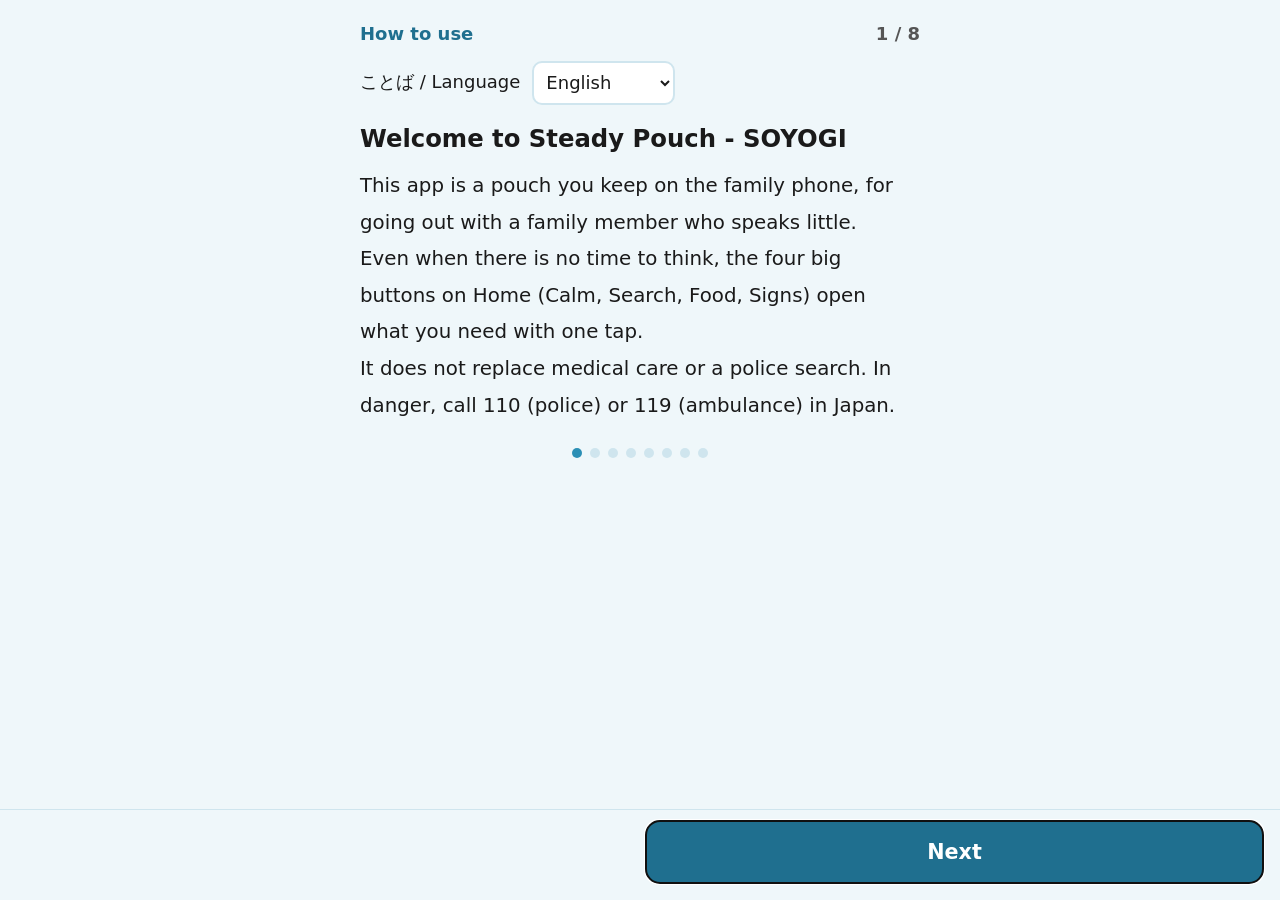
<file: index.html>
<!DOCTYPE html>
<html lang="ja">
<head>
<meta charset="UTF-8">
<meta name="viewport" content="width=device-width, initial-scale=1, viewport-fit=cover">
<meta name="theme-color" content="#2b8fb5">
<title>おちつきポーチ・そよぎ</title>
<meta name="description" content="落ち着くもの・はぐれたときの写真と手順・食べられる市販品・しぐさの意味を、家族のスマホ1台に。端末内のみ・オフライン・登録なし。">
<link rel="manifest" href="manifest.json">
<link rel="icon" href="icons/icon-192.png">
<link rel="apple-touch-icon" href="icons/icon-192.png">
<link rel="stylesheet" href="style.css">
</head>
<body class="fs0">
<header id="hd">
  <div id="hd-title">おちつきポーチ・そよぎ</div>
  <div id="hd-right">
    <div id="lang-wrap">
      <span class="lang-label">Language</span>
      <select id="set-lang" aria-label="Language 言語">
        <option value="ja">日本語</option>
        <option value="en">English</option>
        <option value="de">Deutsch</option>
        <option value="fr">Français</option>
        <option value="es">Español</option>
        <option value="it">Italiano</option>
        <option value="pt">Português</option>
        <option value="nl">Nederlands</option>
        <option value="sv">Svenska</option>
        <option value="ko">한국어</option>
        <option value="zh">简体中文</option>
        <option value="ar">العربية</option>
      </select>
    </div>
  </div>
</header>

<main id="main">

  <!-- ホーム(screens/home.js が描く) -->
  <section id="scr-home" class="screen" data-scr="home"></section>
  <section id="scr-calm" class="screen hidden" data-scr="calm"></section>
  <section id="scr-search" class="screen hidden" data-scr="search"></section>
  <section id="scr-food" class="screen hidden" data-scr="food"></section>
  <section id="scr-gesture" class="screen hidden" data-scr="gesture"></section>

  <!-- BUILDER: 画面を足すときは
       <section id="scr-<id>" class="screen hidden" data-scr="<id>"></section>
       を追加し、screens/<id>.js で window.SCREENS.register('<id>', { render(container, api){...} }) する。
       ナビは下の #navbar に <button id="nav-<id>" class="nav-btn" data-scr="<id>"></button> を足す(合計6個まで)。
       i18n.js の nav.<id> にラベルを入れる(ja と en の両方)。sw.js の ASSETS にも screens/<id>.js を足す。 -->

  <!-- せってい(共通シェル。文言は app.js の I18N_MAP が入れる) -->
  <section id="scr-set" class="screen hidden" data-scr="set">
    <h2 id="set-h-normal" class="sec-h"></h2>
    <div class="set-row"><span id="lbl-fs"></span><button id="btn-fs" class="set-btn"></button></div>
    <div class="set-row"><span id="lbl-theme"></span><button id="btn-theme" class="set-btn"></button></div>
    <div class="set-row"><span id="lbl-bgm"></span><button id="btn-bgm" class="set-btn"></button></div>
    <div class="set-row"><span id="lbl-sound"></span><button id="btn-sound" class="set-btn"></button></div>

    <!-- BUILDER: アプリ固有の設定行はここに足す(id は set-app-* で) -->
    <div id="set-app-rows"></div>

    <!-- はじめての つかいかた を もう一度(app.js openGuide・GUIDE_AGAIN=false なら隠す) -->
    <div id="set-guide-row" class="set-row"><span id="lbl-guide"></span><button id="btn-guide" class="set-btn"></button></div>

    <h2 id="set-h-backup" class="sec-h"></h2>
    <p id="bk-hint" class="hint"></p>
    <div class="bk-row">
      <button id="bk-export" class="set-btn"></button>
      <button id="bk-import" class="set-btn"></button>
    </div>
    <p id="bk-last" class="hint"></p>
    <p id="bk-size" class="hint"></p>
    <input id="bk-file" type="file" accept="application/json,.json" class="hidden">

    <p id="set-note" class="hint"></p>
    <p class="credit"><a id="link-privacy" href="privacy.html"></a></p>
    <p class="credit"><a id="about-credit" href="https://soudansoyogi.com/" target="_blank" rel="noopener"></a></p>
    <p id="about-ver" class="credit"></p>
  </section>

</main>

<nav id="navbar">
  <button id="nav-home" class="nav-btn active" data-scr="home"></button>
  <button id="nav-calm" class="nav-btn" data-scr="calm"></button>
  <button id="nav-search" class="nav-btn" data-scr="search"></button>
  <button id="nav-food" class="nav-btn" data-scr="food"></button>
  <button id="nav-gesture" class="nav-btn" data-scr="gesture"></button>
  <button id="nav-set" class="nav-btn" data-scr="set"></button>
</nav>

<div id="toast" class="toast" role="status" aria-live="polite"></div>

<script src="audio.js"></script>
<script src="tap.js"></script>
<script src="i18n.js"></script>
<script src="photo.js"></script>
<script src="screens/router.js"></script>
<script src="screens/parts.js"></script>
<script src="screens/home.js"></script>
<script src="screens/calm.js"></script>
<script src="screens/search.js"></script>
<script src="screens/food.js"></script>
<script src="screens/gesture.js"></script>
<script src="app.js"></script>
</body>
</html>
</file>
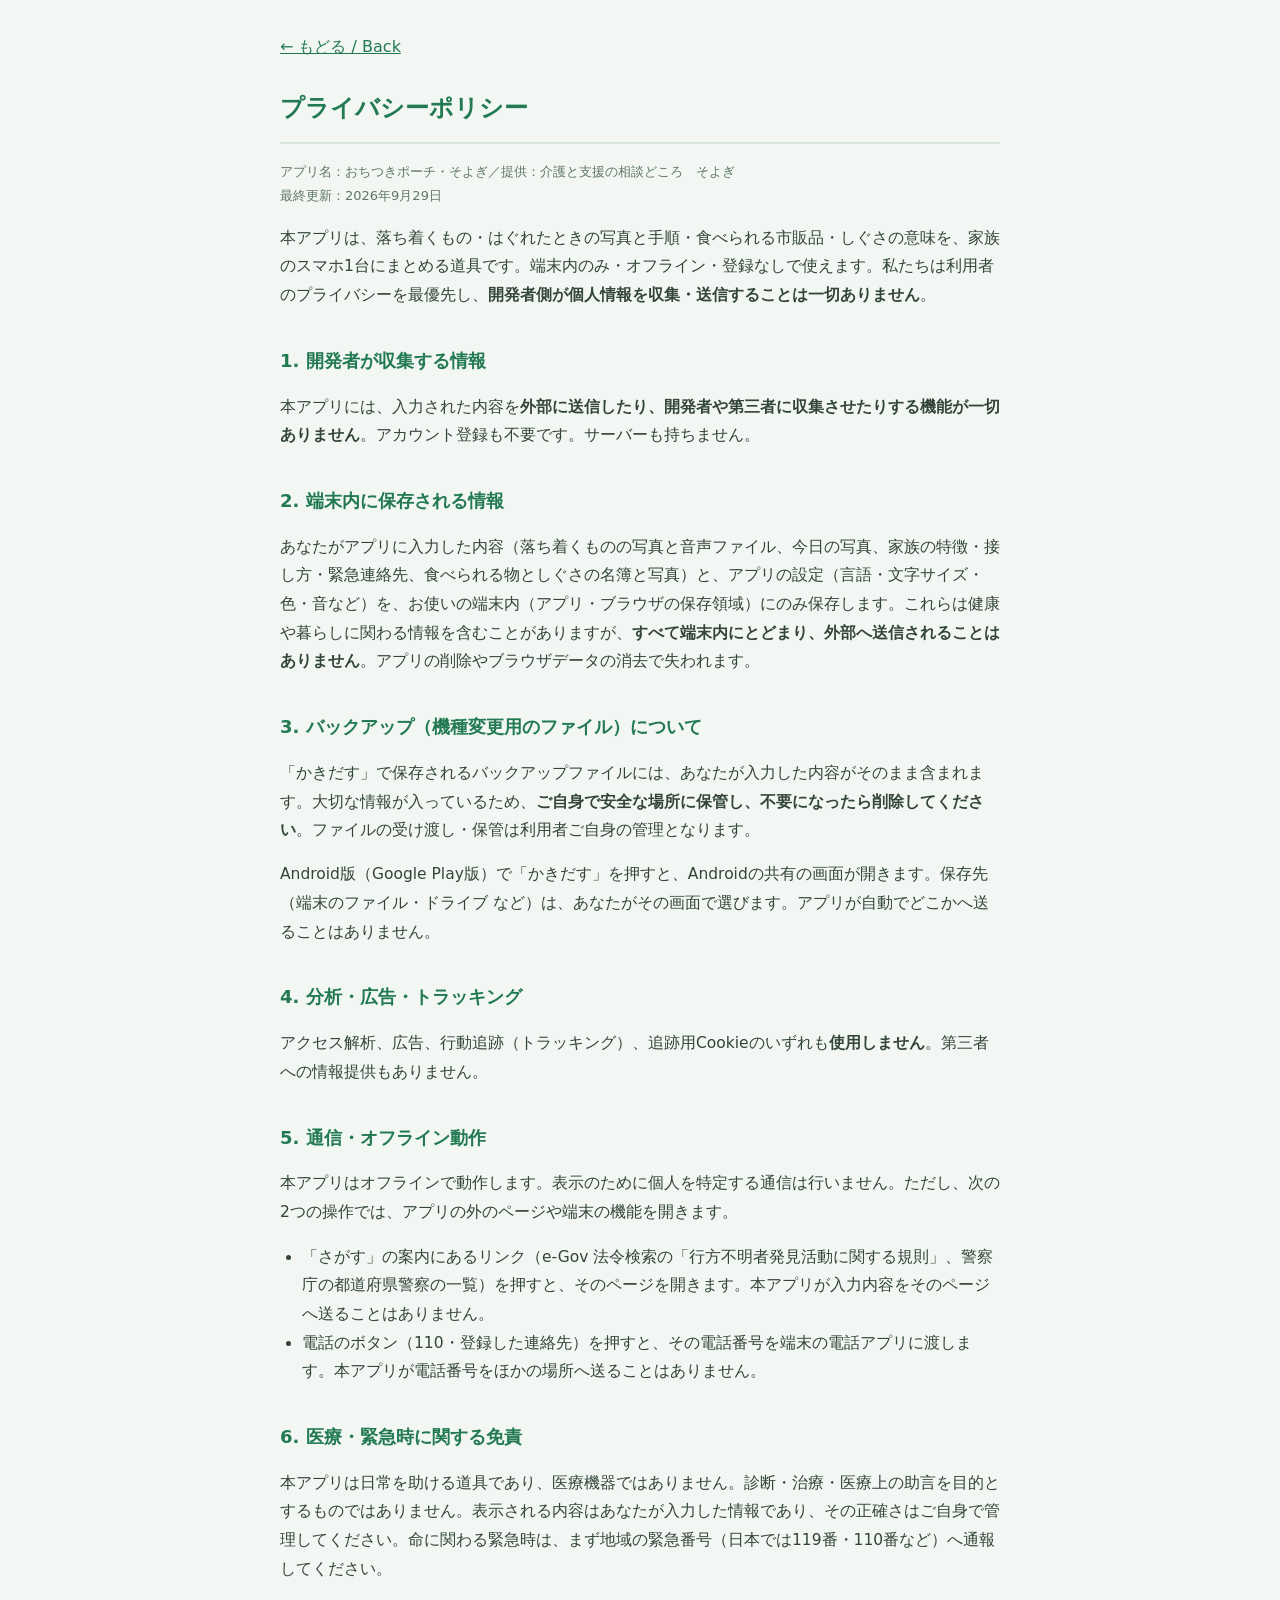
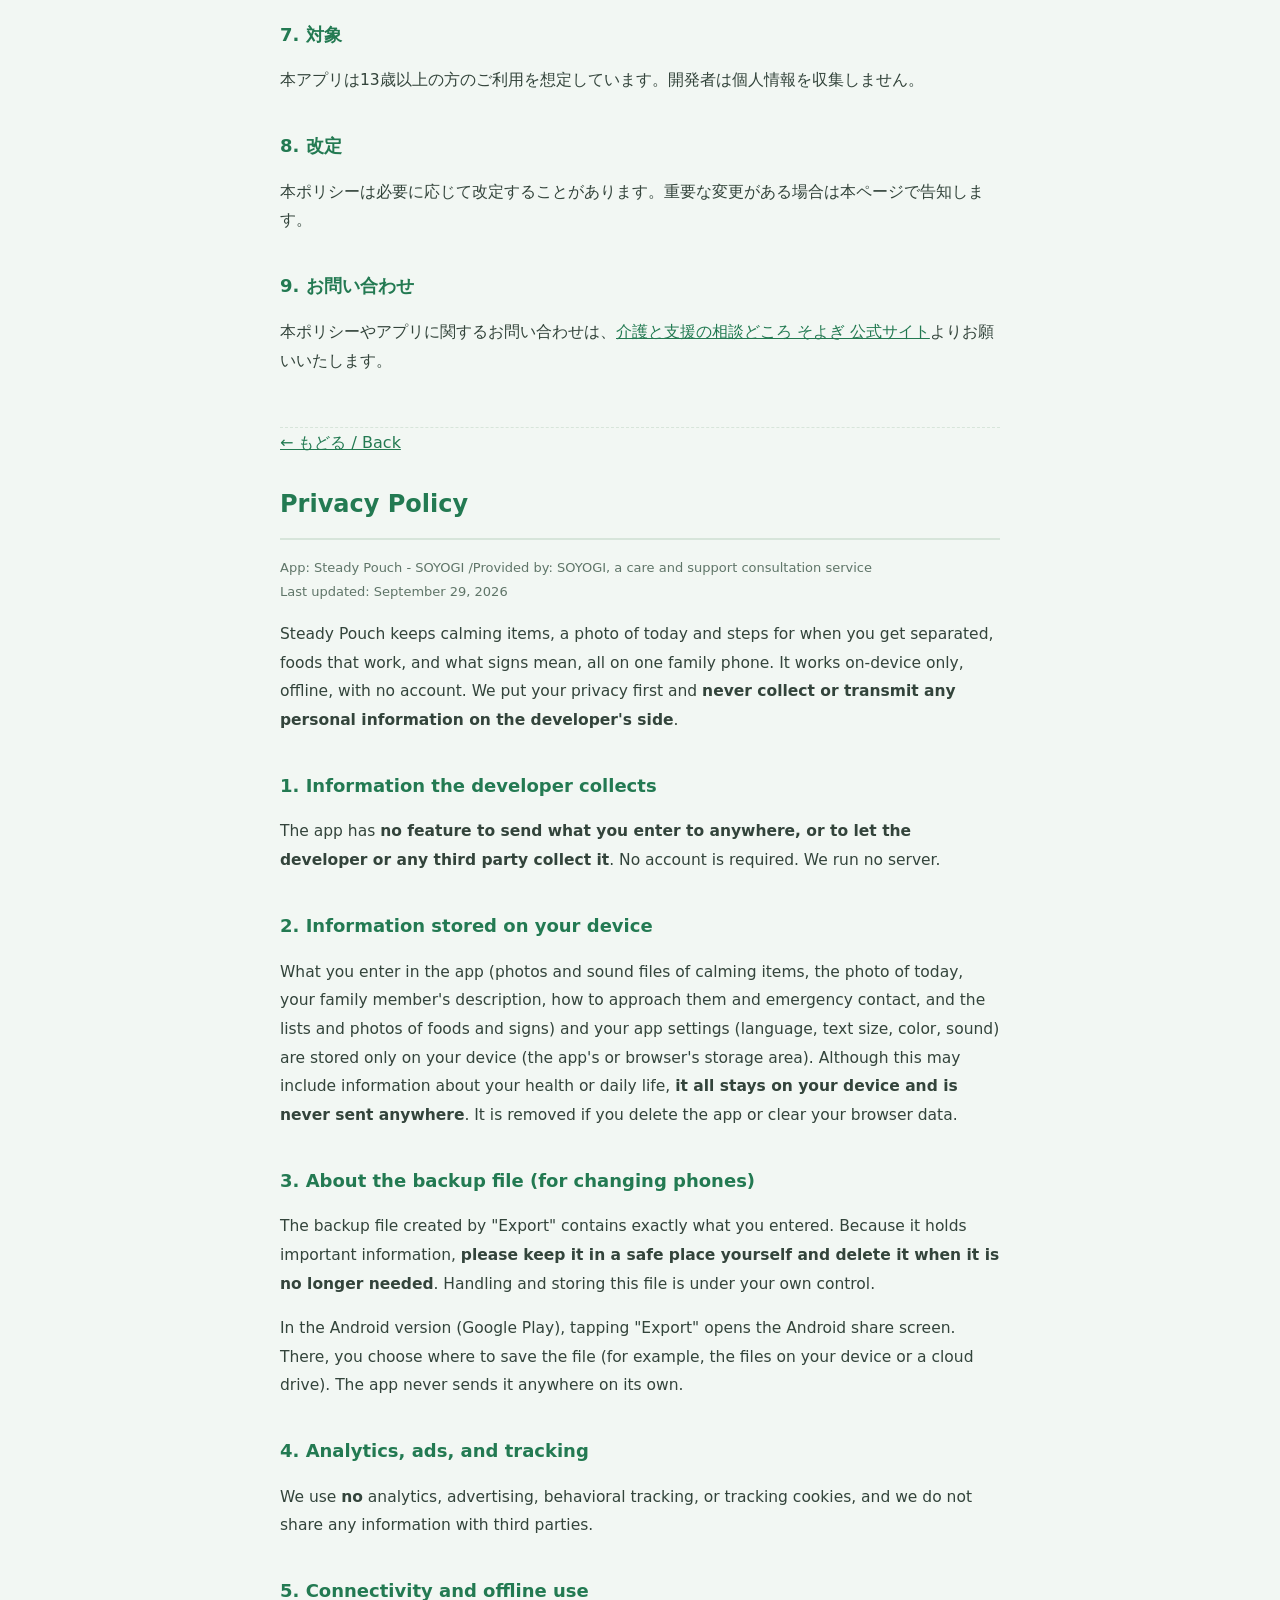
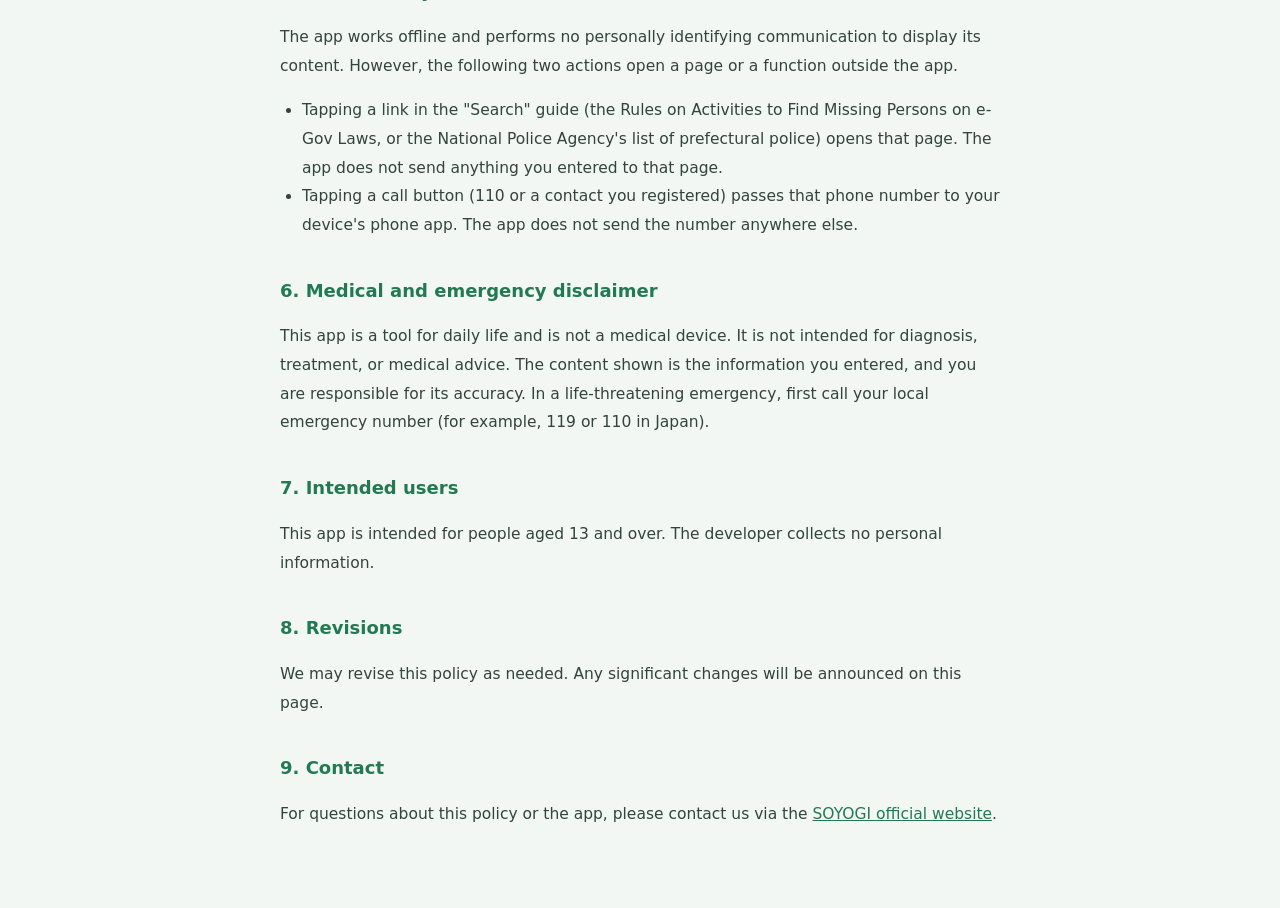
<file: privacy.html>
<!DOCTYPE html>
<html lang="ja">
<head>
<meta charset="UTF-8">
<meta name="viewport" content="width=device-width, initial-scale=1.0">
<meta name="theme-color" content="#2b8fb5">
<title>プライバシーポリシー｜おちつきポーチ・そよぎ</title>
<style>
  :root{ --brand:#237a52; --ink:#33443b; --soft:#5f7568; --line:#d7e5da; --bg:#f2f7f3; }
  *{box-sizing:border-box;}
  body{ margin:0; background:var(--bg); color:var(--ink); font-family:"Hiragino Kaku Gothic ProN","Yu Gothic UI","Noto Sans JP","Segoe UI",system-ui,sans-serif; line-height:1.85; }
  main{ max-width:760px; margin:0 auto; padding:32px 20px 64px; }
  h1{ font-size:24px; color:var(--brand); border-bottom:2px solid var(--line); padding-bottom:12px; }
  h2{ font-size:18px; color:var(--brand); margin-top:34px; }
  p,li{ font-size:15.5px; }
  ul{ padding-left:22px; }
  .meta{ color:var(--soft); font-size:13px; }
  .back{ display:inline-block; margin-bottom:8px; color:var(--brand); }
  .lang-sep{ margin:52px 0 0; border:0; border-top:1px dashed var(--line); }
  a{ color:var(--brand); }
</style>
</head>
<body>
<main>
  <a class="back" href="./">← もどる / Back</a>
  <h1>プライバシーポリシー</h1>
  <p class="meta">アプリ名：おちつきポーチ・そよぎ／提供：介護と支援の相談どころ　そよぎ<br>最終更新：2026年9月29日</p>

  <p>本アプリは、落ち着くもの・はぐれたときの写真と手順・食べられる市販品・しぐさの意味を、家族のスマホ1台にまとめる道具です。端末内のみ・オフライン・登録なしで使えます。私たちは利用者のプライバシーを最優先し、<strong>開発者側が個人情報を収集・送信することは一切ありません</strong>。</p>

  <h2>1. 開発者が収集する情報</h2>
  <p>本アプリには、入力された内容を<strong>外部に送信したり、開発者や第三者に収集させたりする機能が一切ありません</strong>。アカウント登録も不要です。サーバーも持ちません。</p>

  <h2>2. 端末内に保存される情報</h2>
  <!-- BUILDER: このアプリが端末内に保存する情報を具体的に書く(例: 登録した手順・写真・記録・設定) -->
  <p>あなたがアプリに入力した内容（落ち着くものの写真と音声ファイル、今日の写真、家族の特徴・接し方・緊急連絡先、食べられる物としぐさの名簿と写真）と、アプリの設定（言語・文字サイズ・色・音など）を、お使いの端末内（アプリ・ブラウザの保存領域）にのみ保存します。これらは健康や暮らしに関わる情報を含むことがありますが、<strong>すべて端末内にとどまり、外部へ送信されることはありません</strong>。アプリの削除やブラウザデータの消去で失われます。</p>

  <h2>3. バックアップ（機種変更用のファイル）について</h2>
  <p>「かきだす」で保存されるバックアップファイルには、あなたが入力した内容がそのまま含まれます。大切な情報が入っているため、<strong>ご自身で安全な場所に保管し、不要になったら削除してください</strong>。ファイルの受け渡し・保管は利用者ご自身の管理となります。</p>
  <p>Android版（Google Play版）で「かきだす」を押すと、Androidの共有の画面が開きます。保存先（端末のファイル・ドライブ など）は、あなたがその画面で選びます。アプリが自動でどこかへ送ることはありません。</p>

  <h2>4. 分析・広告・トラッキング</h2>
  <p>アクセス解析、広告、行動追跡（トラッキング）、追跡用Cookieのいずれも<strong>使用しません</strong>。第三者への情報提供もありません。</p>

  <h2>5. 通信・オフライン動作</h2>
  <p>本アプリはオフラインで動作します。表示のために個人を特定する通信は行いません。ただし、次の2つの操作では、アプリの外のページや端末の機能を開きます。</p>
  <ul>
    <li>「さがす」の案内にあるリンク（e-Gov 法令検索の「行方不明者発見活動に関する規則」、警察庁の都道府県警察の一覧）を押すと、そのページを開きます。本アプリが入力内容をそのページへ送ることはありません。</li>
    <li>電話のボタン（110・登録した連絡先）を押すと、その電話番号を端末の電話アプリに渡します。本アプリが電話番号をほかの場所へ送ることはありません。</li>
  </ul>

  <h2>6. 医療・緊急時に関する免責</h2>
  <p>本アプリは日常を助ける道具であり、医療機器ではありません。診断・治療・医療上の助言を目的とするものではありません。表示される内容はあなたが入力した情報であり、その正確さはご自身で管理してください。命に関わる緊急時は、まず地域の緊急番号（日本では119番・110番など）へ通報してください。</p>

  <h2>7. 対象</h2>
  <p>本アプリは13歳以上の方のご利用を想定しています。開発者は個人情報を収集しません。</p>

  <h2>8. 改定</h2>
  <p>本ポリシーは必要に応じて改定することがあります。重要な変更がある場合は本ページで告知します。</p>

  <h2>9. お問い合わせ</h2>
  <p>本ポリシーやアプリに関するお問い合わせは、<a href="https://soudansoyogi.com/" target="_blank" rel="noopener noreferrer">介護と支援の相談どころ そよぎ 公式サイト</a>よりお願いいたします。</p>

  <hr class="lang-sep">

  <a class="back" href="./">← もどる / Back</a>
  <h1>Privacy Policy</h1>
  <p class="meta">App: Steady Pouch - SOYOGI /Provided by: SOYOGI, a care and support consultation service<br>Last updated: September 29, 2026</p>

  <p>Steady Pouch keeps calming items, a photo of today and steps for when you get separated, foods that work, and what signs mean, all on one family phone. It works on-device only, offline, with no account. We put your privacy first and <strong>never collect or transmit any personal information on the developer's side</strong>.</p>

  <h2>1. Information the developer collects</h2>
  <p>The app has <strong>no feature to send what you enter to anywhere, or to let the developer or any third party collect it</strong>. No account is required. We run no server.</p>

  <h2>2. Information stored on your device</h2>
  <!-- BUILDER: list concretely what this app stores on the device -->
  <p>What you enter in the app (photos and sound files of calming items, the photo of today, your family member's description, how to approach them and emergency contact, and the lists and photos of foods and signs) and your app settings (language, text size, color, sound) are stored only on your device (the app's or browser's storage area). Although this may include information about your health or daily life, <strong>it all stays on your device and is never sent anywhere</strong>. It is removed if you delete the app or clear your browser data.</p>

  <h2>3. About the backup file (for changing phones)</h2>
  <p>The backup file created by "Export" contains exactly what you entered. Because it holds important information, <strong>please keep it in a safe place yourself and delete it when it is no longer needed</strong>. Handling and storing this file is under your own control.</p>
  <p>In the Android version (Google Play), tapping "Export" opens the Android share screen. There, you choose where to save the file (for example, the files on your device or a cloud drive). The app never sends it anywhere on its own.</p>

  <h2>4. Analytics, ads, and tracking</h2>
  <p>We use <strong>no</strong> analytics, advertising, behavioral tracking, or tracking cookies, and we do not share any information with third parties.</p>

  <h2>5. Connectivity and offline use</h2>
  <p>The app works offline and performs no personally identifying communication to display its content. However, the following two actions open a page or a function outside the app.</p>
  <ul>
    <li>Tapping a link in the "Search" guide (the Rules on Activities to Find Missing Persons on e-Gov Laws, or the National Police Agency's list of prefectural police) opens that page. The app does not send anything you entered to that page.</li>
    <li>Tapping a call button (110 or a contact you registered) passes that phone number to your device's phone app. The app does not send the number anywhere else.</li>
  </ul>

  <h2>6. Medical and emergency disclaimer</h2>
  <p>This app is a tool for daily life and is not a medical device. It is not intended for diagnosis, treatment, or medical advice. The content shown is the information you entered, and you are responsible for its accuracy. In a life-threatening emergency, first call your local emergency number (for example, 119 or 110 in Japan).</p>

  <h2>7. Intended users</h2>
  <p>This app is intended for people aged 13 and over. The developer collects no personal information.</p>

  <h2>8. Revisions</h2>
  <p>We may revise this policy as needed. Any significant changes will be announced on this page.</p>

  <h2>9. Contact</h2>
  <p>For questions about this policy or the app, please contact us via the <a href="https://soudansoyogi.com/" target="_blank" rel="noopener noreferrer">SOYOGI official website</a>.</p>
</main>
</body>
</html>
</file>
<file: style.css>
/* おちつきポーチ・そよぎ スタイル(そよぎアプリ・キット v1)
   ・そよぎブランド4色(明るい緑/水色/白/黒) = 4テーマ(body data-theme)
   ・シェルは縦フレックス(ヘッダー=上固定 / #main=スクロール / ナビ=下固定)。100dvh・特大文字でも下端まで届く
   ・大人の尊厳を保つ落ち着いたトーン。機能色のみ。でか文字・大ボタン(44px以上)・.pressing の沈み込み(tap.js連動)
   ・targetSdk36(エッジtoエッジ)のため上下左右に env(safe-area-inset-*)。画面の上下端に余白を持つ */
:root{
  --brand:#2e9e6b;
  --bg:#f2f7f3;
  --ink:#1a1a1a;
  --card:#ffffff;
  --line:#d7e5da;
  --sub:#555;
  --alert:#d43f3f;
  --ok:#2e9e6b;
}
body[data-theme="aqua"]{ --brand:#2b8fb5; --bg:#eff7fa; --line:#cfe5ee; }
body[data-theme="white"]{ --brand:#3d8a63; --bg:#ffffff; --card:#f7f9f8; --line:#e2e6e4; }
body[data-theme="dark"]{
  --brand:#43c08a; --bg:#191d1b; --card:#242a27; --ink:#f2f2f2; --line:#3a423e; --sub:#b5bdb8;
}

*{ box-sizing:border-box; -webkit-tap-highlight-color:transparent; }
html,body{ margin:0; }
body{
  font-family:"Hiragino Sans","Yu Gothic UI","Noto Sans JP",system-ui,sans-serif;
  background:var(--bg); color:var(--ink);
  line-height:1.6;
  height:100vh; height:100dvh;
  display:flex; flex-direction:column;
  overflow:hidden;
  -webkit-touch-callout:none;
}
body.fs0{ font-size:18px; }
body.fs1{ font-size:21px; }
body.fs2{ font-size:25px; }

/* ======== ヘッダー(chromeは固定19px=fs2でも肥大させない) ======== */
header#hd{
  background:var(--brand); color:#fff;
  padding:calc(20px + env(safe-area-inset-top)) max(16px, env(safe-area-inset-right)) 12px max(16px, env(safe-area-inset-left));
  font-weight:700; font-size:19px;
  display:flex; align-items:center; justify-content:space-between; gap:14px;
  flex-shrink:0; overflow:hidden;
  min-height:calc(80px + env(safe-area-inset-top));
}
#hd-title{ flex:1; min-width:2.5em; overflow:hidden; text-overflow:ellipsis; white-space:nowrap; }
#hd-right{ display:flex; align-items:flex-end; gap:14px; flex-shrink:0; }
#lang-wrap{ display:flex; flex-direction:column; align-items:center; gap:3px; flex-shrink:0; }
.lang-label{ font-size:.55em; font-weight:700; color:#fff; line-height:1; letter-spacing:.02em; }
#hd #set-lang{
  min-height:44px; font-size:.95em; font-family:inherit;
  border:none; border-radius:8px; padding:2px 6px;
  background:#fff; color:#1a1a1a;
}
.hd-btn{
  min-height:44px; min-width:44px; padding:0 10px;
  border:none; border-radius:8px; background:rgba(255,255,255,.22); color:#fff;
  font-size:1em; font-family:inherit; font-weight:700;
}

/* ======== 本文(ここだけスクロール) ======== */
#main{
  flex:1 1 auto; min-height:0; overflow-y:auto;
  -webkit-overflow-scrolling:touch;
  width:100%; max-width:680px; margin:0 auto;
  padding:16px max(16px, env(safe-area-inset-right)) 24px max(16px, env(safe-area-inset-left));
}
.screen.hidden, .hidden, [hidden]{ display:none !important; }
.scr-title{ font-size:1.3em; margin:0 0 10px; }
.sec-h{ font-size:1.05em; margin:24px 0 8px; }
.hint{ color:var(--sub); font-size:.92em; }
.note{
  background:var(--card); border:1.5px solid var(--brand); border-radius:10px;
  padding:10px 12px; color:var(--ink); font-size:.95em; margin:0 0 10px;
}
.tagline{ font-weight:700; margin:4px 0 14px; }

/* ======== 共通部品 ======== */
.big-btn{
  display:flex; align-items:center; gap:16px; width:100%; font-size:1em;
  min-height:76px; padding:14px 20px; margin:0 0 14px;
  border:2px solid var(--brand); background:var(--card); color:var(--ink);
  border-radius:18px; font-family:inherit; text-align:left;
}
.big-btn .ico{ font-size:1.9em; line-height:1; flex:none; width:1.5em; text-align:center; }
.big-btn .lbl{ font-size:1.2em; font-weight:700; }
.big-btn.primary{ background:var(--brand); color:#fff; }
.big-btn.alert{ border-color:var(--alert); }
.big-btn.huge{ min-height:40vh; min-height:40dvh; justify-content:center; text-align:center; font-size:1.3em; }
.grid2{ display:grid; grid-template-columns:1fr 1fr; gap:12px; }
.grid2 .big-btn{ flex-direction:column; justify-content:center; text-align:center; margin:0; min-height:120px; }
.card{
  background:var(--card); border:2px solid var(--line); border-radius:16px;
  padding:12px 14px; margin:0 0 12px;
}
.card.tappable{ border-color:var(--brand); }
.row{ display:flex; align-items:center; gap:10px; }
.row.between{ justify-content:space-between; }
.btn{
  min-height:52px; min-width:52px; padding:0 18px;
  display:inline-flex; align-items:center; justify-content:center; gap:8px;
  border:2px solid var(--line); background:var(--card); color:var(--ink);
  border-radius:14px; font-family:inherit; font-size:1em; font-weight:700;
}
.btn.primary{ border-color:var(--brand); background:var(--brand); color:#fff; }
.btn.danger{ border-color:#cc3b30; color:#cc3b30; }
body[data-theme="dark"] .btn.danger{ border-color:#ef9a9a; color:#ef9a9a; }
.btn.wide{ width:100%; }
.btn-row{ display:flex; gap:10px; flex-wrap:wrap; margin:10px 0; }
.btn-row .btn{ flex:1; }
.field{ margin:12px 0; }
.field label{ display:block; font-weight:700; margin:0 0 4px; }
.field input[type="text"], .field input[type="number"], .field input[type="date"], .field input[type="time"], .field textarea, .field select{
  width:100%; font-size:1em; font-family:inherit;
  padding:10px; border:2px solid var(--line); border-radius:10px;
  background:var(--card); color:var(--ink);
}
.field textarea{ resize:vertical; min-height:2.6em; }
.list{ margin:0; padding:0; list-style:none; }
.list li{
  background:var(--card); border:2px solid var(--line); border-radius:12px;
  padding:10px 12px; margin:0 0 8px; min-height:52px;
  display:flex; align-items:center; gap:10px;
}
.list li .grow{ flex:1; min-width:0; overflow-wrap:anywhere; }
.chips{ display:flex; flex-wrap:wrap; gap:8px; }
.chip{
  min-height:44px; padding:6px 14px; border-radius:999px;
  border:2px solid var(--line); background:var(--card); color:var(--ink);
  font-family:inherit; font-size:.95em; font-weight:700;
}
.chip.on{ border-color:var(--brand); background:var(--brand); color:#fff; }
.empty{ color:var(--sub); text-align:center; padding:20px 8px; }
.photo-thumb{ width:64px; height:64px; object-fit:cover; border-radius:10px; background:var(--bg); flex:none; }
.photo-big{ width:100%; max-width:min(90vw,420px); aspect-ratio:1/1; object-fit:contain; border-radius:16px; background:var(--card); border:2px solid var(--line); display:block; margin:0 auto; }

/* ======== でか文字・見せる(全画面) ======== */
.ov{
  position:fixed; inset:0; z-index:300; background:var(--bg); color:var(--ink);
  overflow-y:auto; -webkit-overflow-scrolling:touch;
  padding:calc(20px + env(safe-area-inset-top)) max(16px, env(safe-area-inset-right))
          calc(96px + env(safe-area-inset-bottom)) max(16px, env(safe-area-inset-left));
}
.ov.show-white{ background:#fff; color:#1a1a1a; }
.ov.show-black{ background:#000; color:#fff; }
.ov-close{
  position:fixed; min-height:64px; z-index:301;
  bottom:calc(16px + env(safe-area-inset-bottom));
  left:max(16px, env(safe-area-inset-left)); right:max(16px, env(safe-area-inset-right));
  background:var(--brand); color:#fff; border:none; border-radius:12px;
  font-size:1.2em; font-weight:700; font-family:inherit;
}
.show-head{ font-size:1.3em; font-weight:800; border:3px solid var(--brand); border-radius:12px; padding:12px; text-align:center; }
.show-block{ margin-top:18px; }
.show-label{ font-size:.9em; color:var(--sub); font-weight:700; }
.show-value{ font-size:1.9em; font-weight:800; line-height:1.35; background:var(--card); border-radius:10px; padding:10px 12px; overflow-wrap:anywhere; }
.step-text{ font-size:2em; font-weight:800; line-height:1.4; text-align:center; margin:12vh 0 24px; overflow-wrap:anywhere; }
.call-btn{
  display:block; margin-top:10px; min-height:64px; line-height:64px;
  background:#2e9e6b; color:#fff; text-align:center;
  font-size:1.3em; font-weight:800; border-radius:12px; text-decoration:none;
}

/* ======== せってい ======== */
.set-row{
  display:flex; justify-content:space-between; align-items:center;
  min-height:56px; gap:12px; border-bottom:1px solid var(--line);
}
.set-btn{
  min-width:120px; min-height:48px; font-size:1em; font-family:inherit;
  border:2px solid var(--brand); background:var(--card); color:var(--ink);
  border-radius:10px;
}
select{ min-height:48px; font-size:1em; font-family:inherit; }
.bk-row{ display:flex; gap:12px; }
.bk-row .set-btn{ flex:1; }
input[type="file"].hidden{ display:none; }
.credit{ color:var(--sub); margin-top:20px; text-align:center; }
.credit a{ color:var(--brand); text-decoration:underline; display:inline-block; padding:8px 4px; }

/* ======== ナビ(下固定・最大6) ======== */
#navbar{
  flex-shrink:0; display:flex;
  background:var(--card); border-top:2px solid var(--line);
  padding-bottom:max(6px, env(safe-area-inset-bottom));
  padding-left:env(safe-area-inset-left); padding-right:env(safe-area-inset-right);
}
.nav-btn{
  flex:1; min-height:64px; min-width:44px; border:none; background:none;
  font-weight:700; font-family:inherit; color:var(--sub);
  border-top:4px solid transparent; padding:4px 1px; line-height:1.25;
  /* ナビ6個×4文字が 360px幅でも1行に収まる大きさ(ヘッダーと同じく chrome は文字設定で肥大させない) */
  font-size:clamp(12px, 3.6vw, 16px);
}
.nav-btn.active{ color:var(--brand); border-top-color:var(--brand); }
.nav-btn.hidden{ display:none; }

/* tap.js の押下フィードバック */
.pressing{ transform:scale(.97); filter:brightness(.92); }

/* アプリの中の確かめの窓(app.js askBox・Play版だけ・2026-09-29)。重ねた画面・写真の切りとりより上、トーストより下 */
.ov.ask-ov{
  z-index:360; background:rgba(0,0,0,.55); display:flex; align-items:center; justify-content:center;
  padding:calc(16px + env(safe-area-inset-top)) max(16px, env(safe-area-inset-right))
          calc(16px + env(safe-area-inset-bottom)) max(16px, env(safe-area-inset-left));
}
.ask-box{ background:var(--card); color:var(--ink); border:2px solid var(--line); border-radius:16px; padding:20px 16px 16px; width:min(100%, 460px); max-height:100%; overflow-y:auto; }
.ask-msg{ font-size:1.15em; font-weight:700; line-height:1.55; margin:0 0 18px; word-break:keep-all; overflow-wrap:anywhere; white-space:pre-wrap; }   /* 分かち書きの空白で折る(語の途中で切らない) */
.ask-row{ display:flex; flex-wrap:wrap; gap:10px; }
.ask-row .btn{ flex:1 1 7em; min-height:56px; font-size:1.1em; }

/* トースト */
.toast{
  position:fixed; bottom:calc(96px + env(safe-area-inset-bottom)); left:50%; transform:translateX(-50%);
  background:#333; color:#fff; padding:10px 18px; border-radius:999px;
  opacity:0; transition:opacity .25s; pointer-events:none; z-index:400; max-width:88%; width:max-content;
}
.toast.show{ opacity:1; }

/* ======== 写真の取り込みとトリミング(photo.js) ======== */
.photo-ov{
  position:fixed; inset:0; z-index:350; background:var(--bg); color:var(--ink);
  display:flex; flex-direction:column; align-items:center; overflow-y:auto;
  padding:calc(20px + env(safe-area-inset-top)) 16px calc(24px + env(safe-area-inset-bottom));
}
.photo-ov-title{ font-size:1.18em; font-weight:700; margin:0 0 6px; text-align:center; }
.photo-ov-hint{ color:var(--sub); font-size:.92em; text-align:center; margin:0 0 14px; max-width:22em; }
.photo-crop-canvas{
  width:min(80vw,300px); height:min(80vw,300px); max-width:300px; max-height:300px;
  border-radius:12px; border:2px solid var(--brand); background:#000; touch-action:none; display:block;
}
.photo-dpad{ display:grid; grid-template-columns:repeat(3,52px); grid-template-rows:repeat(3,52px); gap:6px; margin:14px 0 6px; justify-content:center; }
.photo-nudge{ min-width:52px; min-height:52px; border:2px solid var(--line); background:var(--card); color:var(--ink); border-radius:12px; font-size:1.2em; font-family:inherit; }
.photo-nudge.spacer{ border:none; background:none; }
.photo-zoom-row{ display:flex; align-items:center; gap:10px; width:100%; max-width:340px; margin:8px 0 2px; }
.photo-zoom-row input[type="range"]{ flex:1; min-height:44px; accent-color:var(--brand); }
.photo-row{ display:flex; gap:12px; justify-content:center; flex-wrap:wrap; width:100%; max-width:420px; margin-top:12px; }
.photo-file{ display:none; }

/* ======== おちつきポーチ固有(画面部品。シェル共通部ではない) ======== */
.home-grid .big-btn{ min-height:132px; gap:6px; }
.home-grid .big-btn .sub{ font-size:.8em; color:var(--sub); }
.home-grid .big-btn.primary .sub{ color:#fff; opacity:.9; }
.big-btn.wide{ width:100%; }
.today-card{ margin-top:16px; }
.today-h{ margin:0 0 8px; }
.today-img{ width:100%; max-height:50vh; object-fit:contain; border-radius:12px; background:var(--bg); display:block; }
.today-date{ font-weight:700; margin:6px 0; text-align:center; }
.thumb-ph{ width:64px; height:64px; border-radius:10px; background:var(--line); display:flex; align-items:center; justify-content:center; font-size:1.6em; flex:none; }
.item-title{ font-weight:700; overflow-wrap:anywhere; }
.edit-mark{ color:var(--brand); font-size:1.2em; flex:none; padding:0 4px; }
.btn.small{ min-width:52px; padding:0 12px; flex:none; }
.btn.dim{ opacity:.45; }
.calm-item{ padding:0; overflow:hidden; gap:0; }
.calm-open{ flex:1; min-width:0; display:flex; align-items:center; gap:10px; padding:10px 12px; min-height:76px; border:none; background:none; color:var(--ink); font-family:inherit; font-size:1em; text-align:left; }
.calm-item .btn.small{ margin:0 8px; }
.calm-ov{ display:flex; flex-direction:column; align-items:center; justify-content:center; text-align:center; }
.calm-name{ font-size:1.3em; font-weight:800; margin:0 0 12px; }
.calm-img{ width:100%; max-width:min(92vw,560px); max-height:70vh; max-height:70dvh; object-fit:contain; border-radius:16px; display:block; margin:0 auto; }
.calm-sound-state{ font-weight:700; margin:16px 0 4px; min-height:1.6em; }
.calm-ov .btn-row{ width:100%; max-width:420px; justify-content:center; }   /* ▶ ならす / ■ とめる が折れない幅 */
.calm-ov .btn{ white-space:nowrap; }
/* RTL(ar)でも 家族が書いた日本語・翻訳前の英語・歩数の数字が崩れない(段落ごとに向きを自動判定・数字は左→右) */
.step-text, .show-value, .show-item-head, .show-note, .item-title, .calm-name, .sound-name, .today-date, .fld{ unicode-bidi:plaintext; }
.step-count{ direction:ltr; unicode-bidi:isolate; }
.ov-title{ font-size:1.2em; font-weight:800; margin:0 0 6px; }
.form-ov .field textarea{ min-height:4em; }
.form-actions{ margin-top:18px; }
.photo-prev{ margin:6px 0; }
.photo-prev .photo-big{ max-width:min(60vw,240px); }
.sound-name{ font-weight:700; margin:4px 0; overflow-wrap:anywhere; }
.confirm-ov{ background:rgba(0,0,0,.55); display:flex; align-items:center; justify-content:center; }
.confirm-box{ background:var(--card); color:var(--ink); border-radius:16px; padding:20px 18px; width:min(92vw,360px); }
.confirm-text{ font-size:1.15em; font-weight:700; text-align:center; margin:0 0 8px; }
.show-ov .show-value{ white-space:pre-wrap; }
.show-ov .show-value.long{ font-size:1.35em; line-height:1.45; }   /* 長文(41字以上)は1画面に収まりやすい大きさ */
.show-item-head{ font-size:1.5em; font-weight:800; line-height:1.3; overflow-wrap:anywhere; border-bottom:3px solid var(--brand); padding:4px 0; }
.show-ov .show-block + .show-block{ margin-top:28px; }
.show-ov .show-img{ width:100%; max-height:55vh; max-height:55dvh; object-fit:contain; border-radius:12px; display:block; margin:8px auto; background:#f2f2f2; }
.show-note{ margin-top:24px; text-align:center; }
/* 手順: 本文の大きさは上限つき(文字特大・狭い幅でも1段が収まりやすい)。上の余白は小さく */
.steps-ov .step-text{ white-space:pre-wrap; font-size:clamp(1.3em, 8.5vw, 1.7em); margin:2vh 0 16px; }
.step-count{ text-align:center; font-weight:700; color:#555; margin:14px 0 0; }
.step-call{ text-align:center; margin:0 0 12px; }
.step-nav .btn{ min-height:64px; }
/* まえ/つぎ は とじるの上に固定(とじる=下から16px+高さ64px の上)。本文はその下に潜るので下余白をふやす */
.ov.steps-ov{ padding-bottom:calc(180px + env(safe-area-inset-bottom)); }
.steps-ov .step-nav{
  position:fixed; z-index:301; margin:0; padding:8px 0 10px; background:#fff; flex-wrap:nowrap;
  left:max(16px, env(safe-area-inset-left)); right:max(16px, env(safe-area-inset-right));
  bottom:calc(80px + env(safe-area-inset-bottom));
}
.steps-ov .step-show{ margin-top:10px; min-height:64px; border-color:var(--brand); line-height:1.3; }
/* 手順の見出しは狭い幅で小さめに・発信ボタンは2行に折れても行の高さ64pxにしない(ボタンが本文を押し出さない) */
.steps-ov .show-head{ font-size:clamp(1em, 5.5vw, 1.3em); padding:8px 10px; }
.ov .call-btn{ display:flex; align-items:center; justify-content:center; line-height:1.3; padding:8px 12px; }
.steps-ov .call-btn{ font-size:1.15em; }
.show-white .btn{ color:#1a1a1a; background:#fff; }
.show-white .btn.primary{ color:#fff; background:var(--brand); }
/* 手順ボタンは語の途中で折らない: ja/ko は空白で折る(keep-all)。欧文の長い語はボタンの幅を広げて1語のまま
   (overflow-wrap:anywhere は最小幅を0にするので「Einrichtun/g」「établissemen/t」と折れる=使わない)。入りきらないときだけ break-word で折る */
.steps-row .btn{ min-height:64px; flex-direction:column; gap:2px; font-size:.95em; overflow-wrap:break-word; }
html[lang="ja"] .steps-row .btn, html[lang="ko"] .steps-row .btn{ word-break:keep-all; }
/* 相手に見せる白地の画面(見せる・手順)は、どのテーマでも同じ見た目(くろテーマでも白地に濃い文字) */
.ov.show-white{ --bg:#fff; --card:#f2f2f2; --ink:#1a1a1a; --sub:#555; --line:#d7e5da; }
.today-old{ font-weight:700; text-align:center; }
.staff-note{ margin:6px 0 0; }
/* 行方不明者届の案内(さがすの手順の注記の下・pouch-11)。白地の手順画面の中なので文字は --ink(どのテーマでも白地に濃い字) */
.missing-info{ margin:10px 0 0; padding:10px 12px; border:1.5px solid var(--line); border-radius:10px; font-size:.92em; }
.missing-text{ margin:0 0 4px; }
.missing-info .ext-link{ display:flex; align-items:center; min-height:44px; padding:6px 0; color:var(--ink); text-decoration:underline; font-weight:700; overflow-wrap:anywhere; }
.missing-src{ margin:6px 0 0; font-size:.9em; }

/* ======== 文字の色のコントラスト(点検 pouch-13・8本共通 A/B 2026-09-29) ========
   ・緑の上の文字色(--on-brand)と ヘッダーのボタンの地(--hd-btn-bg)は ひとつずつ・そよぎ と同じ変数名。
     くろは緑が明るい(#43c08a)ので白い文字だと 2.3:1 しかない → 濃い緑の文字(7.2:1)
   ・文字を載せる緑(ヘッダーの地・主ボタン・chip.on・とじる)と、緑を文字色に使う所(下ナビの選択中・リンク・✎)は
     濃い「文字用の緑」--brand-ink(白い字と 5.3:1 以上)。枠・線・飾りは --brand のまま(4テーマの考え方は変えない)
   ・発信ボタン(.call-btn)はテーマによらず緑なので、文字用の緑 #237a52 に固定
   ・入力欄の例文(placeholder)は既定の灰色だと しろ 4.4・くろ 3.2 なので --sub に */
:root{ --brand-ink:#237a52; --on-brand:#fff; --hd-btn-bg:rgba(0,0,0,.28); }
body[data-theme="aqua"]{ --brand-ink:#1f6f8f; }
body[data-theme="white"]{ --brand-ink:#237a52; }
body[data-theme="dark"]{ --brand-ink:var(--brand); --on-brand:#10231a; --hd-btn-bg:rgba(255,255,255,.35); }
header#hd{ background:var(--brand-ink); color:var(--on-brand); }
.lang-label{ color:var(--on-brand); }
.hd-btn{ background:var(--hd-btn-bg); color:var(--on-brand); }
.big-btn.primary, .btn.primary, .chip.on, .show-white .btn.primary{ border-color:var(--brand-ink); background:var(--brand-ink); color:var(--on-brand); }
.ov-close{ background:var(--brand-ink); color:var(--on-brand); }
.home-grid .big-btn.primary .sub{ color:var(--on-brand); }
.nav-btn.active{ color:var(--brand-ink); }
.credit a, .edit-mark{ color:var(--brand-ink); }
.call-btn{ background:#237a52; color:#fff; }
.field input::placeholder, .field textarea::placeholder{ color:var(--sub); opacity:1; }

/* はじめての つかいかた(app.js openGuide・2026-09-30)。🔴この節はファイルの最後に置く(patch_guide.js がここから最後までを写す)。
   ほかの重ねた画面より上・確かめの窓より下。ボタンは下に固定した帯(地の色つき=長いページでも本文が透けない) */
.ov.guide-ov{ z-index:350; padding-bottom:calc(128px + env(safe-area-inset-bottom)); }
.guide-box{ width:min(100%, 560px); margin:0 auto; }
.guide-top{ display:flex; justify-content:space-between; align-items:baseline; gap:12px; }
.guide-title{ margin:0; font-weight:800; color:var(--brand-ink, var(--brand)); }
.guide-step{ margin:0; color:var(--sub); font-weight:700; white-space:nowrap; unicode-bidi:isolate; }   /* 向きは app.js が dir で決める(ar で「8 / 1」にしない) */
.guide-lang{ display:flex; align-items:center; flex-wrap:wrap; gap:8px 12px; margin:12px 0 0; }
.guide-lang select{ min-height:44px; font-size:1em; font-family:inherit; border:2px solid var(--line); border-radius:10px; background:var(--card); color:var(--ink); padding:2px 8px; }
.guide-h{ font-size:1.35em; line-height:1.45; margin:16px 0 12px; word-break:keep-all; overflow-wrap:anywhere; }
.guide-p{ font-size:1.1em; line-height:1.85; margin:0; white-space:pre-line; word-break:keep-all; overflow-wrap:anywhere; }
.guide-dots{ display:flex; justify-content:center; flex-wrap:wrap; gap:8px; margin:24px 0 0; }
.guide-dot{ width:10px; height:10px; border-radius:50%; background:var(--line); }
.guide-dot.on{ background:var(--brand); }
.guide-row{
  position:fixed; z-index:351; display:flex; gap:10px; left:0; right:0; bottom:0;
  padding:10px max(16px, env(safe-area-inset-right)) calc(16px + env(safe-area-inset-bottom)) max(16px, env(safe-area-inset-left));
  background:var(--bg); border-top:1px solid var(--line);
}
.guide-row .btn{ flex:1 1 0; min-width:0; min-height:64px; font-size:1.15em; }
</file>
